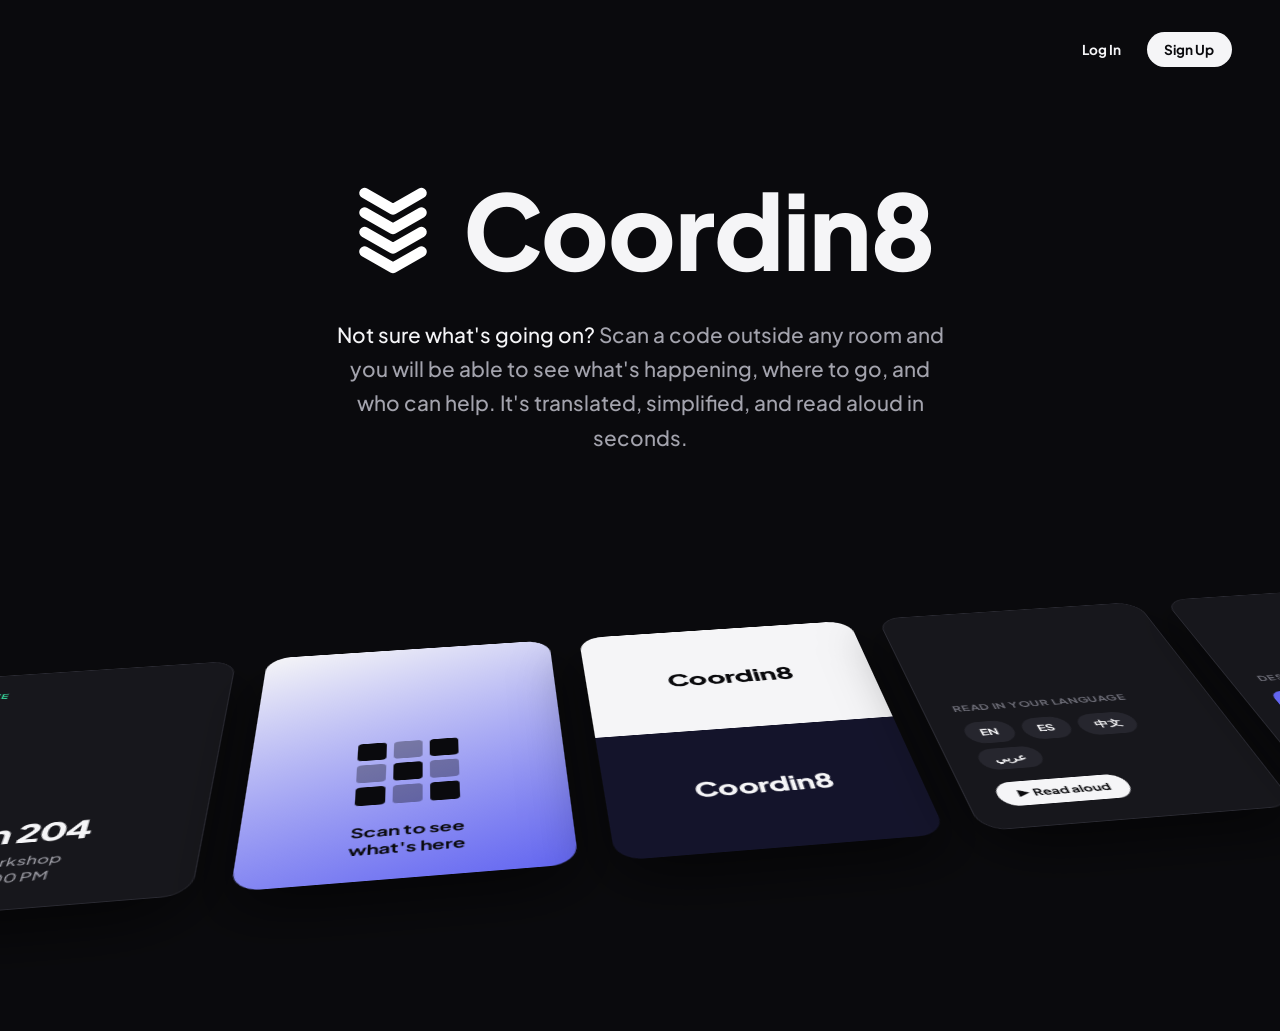
<file: index.html>
<!DOCTYPE html>
<html lang="en">
<head>
  <meta charset="UTF-8">
  <meta name="viewport" content="width=device-width, initial-scale=1.0">
  <title>Coordin8</title>
  <link rel="preconnect" href="https://fonts.googleapis.com">
  <link rel="preconnect" href="https://fonts.gstatic.com" crossorigin>
  <link href="https://fonts.googleapis.com/css2?family=Plus+Jakarta+Sans:wght@500;600;700;800&display=swap" rel="stylesheet">
  <link rel="stylesheet" href="style.css">
</head>
<body>

  <header class="site-header">
    <nav class="header-nav">
      <a href="app.html?tab=login" class="header-link">Log In</a>
      <a href="app.html?tab=signup" class="header-link header-link--filled">Sign Up</a>
    </nav>
  </header>

  <main class="hero">
    <div class="hero-content">
      <div class="brandmark brandmark--hero">
        <svg class="brandmark-icon" viewBox="0 0 100 118" xmlns="http://www.w3.org/2000/svg" fill="none">
          <path d="M15 16L50 36L85 16" stroke="white" stroke-width="13" stroke-linecap="round" stroke-linejoin="round"/>
          <path d="M15 40L50 60L85 40" stroke="white" stroke-width="13" stroke-linecap="round" stroke-linejoin="round"/>
          <path d="M15 64L50 84L85 64" stroke="white" stroke-width="13" stroke-linecap="round" stroke-linejoin="round"/>
          <path d="M15 88L50 108L85 88" stroke="white" stroke-width="13" stroke-linecap="round" stroke-linejoin="round"/>
        </svg>
        Coordin8
      </div>
      <p class="tagline">
        <span class="tagline-lead">Not sure what's going on?</span>
        Scan a code outside any room and you will be able to see what's happening,
        where to go, and who can help. It's translated, simplified, and read aloud
        in seconds.
      </p>
    </div>
  </main>

  <section class="marquee-viewport">
    <div class="marquee-track">

      <div class="card card--room">
        <span class="dot">&#9679; LIVE</span>
        <h3>Room 204</h3>
        <p>Robotics Workshop<br>Open until 3:00 PM</p>
      </div>

      <div class="card card--scan">
        <div class="qr-mark">
          <span></span><span></span><span></span><span></span>
          <span></span><span></span><span></span><span></span>
          <span></span>
        </div>
        <p>Scan to see<br>what's here</p>
      </div>

      <div class="card card--brand">
        <div class="card--brand-top">Coordin8</div>
        <div class="card--brand-bottom">Coordin8</div>
      </div>

      <div class="card card--lang">
        <p class="label">Read in your language</p>
        <div class="chips">
          <span>EN</span><span>ES</span><span>中文</span><span>عربي</span>
        </div>
        <span class="play">&#9654; Read aloud</span>
      </div>

      <div class="card card--system">
        <p class="label">Design system</p>
        <div class="swatches">
          <div class="swatch swatch--brand">Signal</div>
          <div class="swatch swatch--ink">Ink</div>
          <div class="swatch swatch--mist">Mist</div>
        </div>
        <span class="type-sample">Aa</span>
      </div>

      <!-- duplicate set for seamless loop -->
      <div class="card card--room">
        <span class="dot">&#9679; LIVE</span>
        <h3>Room 204</h3>
        <p>Robotics Workshop<br>Open until 3:00 PM</p>
      </div>

      <div class="card card--scan">
        <div class="qr-mark">
          <span></span><span></span><span></span><span></span>
          <span></span><span></span><span></span><span></span>
          <span></span>
        </div>
        <p>Scan to see<br>what's here</p>
      </div>

      <div class="card card--brand">
        <div class="card--brand-top">Coordin8</div>
        <div class="card--brand-bottom">Coordin8</div>
      </div>

      <div class="card card--lang">
        <p class="label">Read in your language</p>
        <div class="chips">
          <span>EN</span><span>ES</span><span>中文</span><span>عربي</span>
        </div>
        <span class="play">&#9654; Read aloud</span>
      </div>

      <div class="card card--system">
        <p class="label">Design system</p>
        <div class="swatches">
          <div class="swatch swatch--brand">Signal</div>
          <div class="swatch swatch--ink">Ink</div>
          <div class="swatch swatch--mist">Mist</div>
        </div>
        <span class="type-sample">Aa</span>
      </div>

    </div>
  </section>

</body>
</html>
</file>
<file: style.css>
* {
  margin: 0;
  padding: 0;
  box-sizing: border-box;
  -webkit-tap-highlight-color: transparent;
  scrollbar-width: none;
  -ms-overflow-style: none;
}

*::-webkit-scrollbar {
  display: none;
}

body {
  font-family: 'Plus Jakarta Sans', -apple-system, BlinkMacSystemFont, sans-serif;
  background: #0a0a0d;
  color: #f5f5f7;
  overflow-x: hidden;
}

button, a, input, textarea, select, [tabindex] {
  outline: none;
}

button:focus,
button:focus-visible,
a:focus,
a:focus-visible {
  outline: none;
  box-shadow: none;
}

/* ---------- header ---------- */

.site-header {
  display: flex;
  align-items: center;
  justify-content: flex-end;
  padding: 2rem 3rem 0;
}

.brandmark {
  display: flex;
  align-items: center;
  gap: 0.55rem;
  font-weight: 800;
  font-size: 1.1rem;
  letter-spacing: -0.01em;
}

.brandmark--hero {
  justify-content: center;
  font-size: clamp(3rem, 9vw, 6.5rem);
  gap: clamp(0.7rem, 1.8vw, 1.4rem);
  margin-bottom: 1.5rem;
}

.brandmark--hero .brandmark-icon {
  width: clamp(52px, 8vw, 96px);
  height: clamp(52px, 8vw, 96px);
  gap: clamp(4px, 0.8vw, 8px);
}

.brandmark--hero .brandmark-icon span {
  border-radius: clamp(6px, 1vw, 12px);
}

.brandmark-icon {
  display: grid;
  grid-template-columns: 1fr 1fr;
  grid-template-rows: 1fr 1fr;
  gap: 3px;
  width: 20px;
  height: 20px;
}

.brandmark-icon span {
  background: linear-gradient(135deg, #f5f5f7, #6366f1);
  border-radius: 3px;
}

.brandmark-icon span:nth-child(3) { opacity: 0.6; }

.header-nav {
  display: flex;
  align-items: center;
  gap: 0.5rem;
}

.header-link {
  font-family: inherit;
  font-weight: 700;
  font-size: 0.85rem;
  text-decoration: none;
  color: #f5f5f7;
  padding: 0.55rem 1.1rem;
  border-radius: 999px;
  transition: background 0.15s ease, transform 0.15s ease;
}

.header-link:hover {
  background: #1c1c23;
}

.header-link--filled {
  background: #f5f5f7;
  color: #0a0a0d;
}

.header-link--filled:hover {
  background: #f5f5f7;
  transform: translateY(-2px);
}

/* ---------- hero ---------- */

.hero {
  display: flex;
  align-items: center;
  justify-content: center;
  text-align: center;
  padding: 6rem 1.5rem 5rem;
}

.hero-content {
  max-width: 780px;
}

h1 {
  font-size: clamp(2.6rem, 6.5vw, 5rem);
  font-weight: 800;
  letter-spacing: -0.035em;
  line-height: 1.04;
  margin-bottom: 1.75rem;
  text-wrap: balance;
}

.tagline {
  font-size: clamp(1.05rem, 1.8vw, 1.3rem);
  font-weight: 500;
  color: #a3a3ad;
  line-height: 1.65;
  max-width: 620px;
  margin: 0 auto;
}

.tagline-lead {
  color: #f5f5f7;
}

.btn.primary {
  padding: 1rem 2.1rem;
  border-radius: 999px;
  border: none;
  background: #f5f5f7;
  color: #0a0a0d;
  font-family: inherit;
  font-weight: 700;
  font-size: 0.82rem;
  letter-spacing: 0.06em;
  cursor: pointer;
  transition: transform 0.15s ease, box-shadow 0.15s ease;
}

.btn.primary:hover {
  transform: translateY(-2px);
  box-shadow: 0 8px 24px rgba(245, 245, 247, 0.15);
}

/* ---------- marquee ---------- */

.marquee-viewport {
  perspective: 1400px;
  overflow: hidden;
  padding: 3rem 0 8rem;
}

.marquee-track {
  display: flex;
  gap: 1.75rem;
  width: max-content;
  transform-style: preserve-3d;
  transform: rotateX(52deg) rotateZ(-7deg);
  transform-origin: center top;
  animation: scroll 26s linear infinite;
}

@keyframes scroll {
  from { transform: rotateX(52deg) rotateZ(-7deg) translateX(0); }
  to   { transform: rotateX(52deg) rotateZ(-7deg) translateX(-50%); }
}

.card {
  flex: 0 0 auto;
  width: 260px;
  height: 320px;
  border-radius: 22px;
  padding: 1.6rem;
  display: flex;
  flex-direction: column;
  justify-content: flex-end;
  box-shadow: 0 30px 60px rgba(0, 0, 0, 0.55);
}

.card--room {
  background: #17171c;
  border: 1px solid #2a2a32;
}

.card--room .dot {
  align-self: flex-start;
  font-size: 0.65rem;
  font-weight: 700;
  letter-spacing: 0.08em;
  color: #34d399;
  margin-bottom: auto;
}

.card--room h3 {
  font-size: 1.9rem;
  font-weight: 800;
  letter-spacing: -0.02em;
  margin-bottom: 0.35rem;
}

.card--room p {
  font-size: 0.85rem;
  color: #9a9aa2;
  font-weight: 500;
  line-height: 1.4;
}

.card--scan {
  background: linear-gradient(160deg, #f5f5f7, #6366f1);
  color: #0a0a0d;
  align-items: center;
  text-align: center;
}

.qr-mark {
  display: grid;
  grid-template-columns: repeat(3, 1fr);
  grid-template-rows: repeat(3, 1fr);
  gap: 6px;
  width: 84px;
  height: 84px;
  margin: 0 auto 1.5rem;
}

.qr-mark span {
  background: #0a0a0d;
  border-radius: 4px;
}

.qr-mark span:nth-child(2),
.qr-mark span:nth-child(4),
.qr-mark span:nth-child(6),
.qr-mark span:nth-child(8) {
  background: rgba(10, 10, 13, 0.35);
}

.card--scan p {
  font-weight: 700;
  font-size: 1rem;
  line-height: 1.3;
}

.card--brand {
  padding: 0;
  border-radius: 22px;
  overflow: hidden;
}

.card--brand-top,
.card--brand-bottom {
  flex: 1;
  display: flex;
  align-items: center;
  justify-content: center;
  font-size: 1.6rem;
  font-weight: 800;
  letter-spacing: -0.02em;
}

.card--brand-top {
  background: #f5f5f7;
  color: #0a0a0d;
}

.card--brand-bottom {
  background: #14142b;
  color: #f5f5f7;
}

.card--lang {
  background: #17171c;
  border: 1px solid #2a2a32;
}

.card--lang .label,
.card--system .label {
  font-size: 0.72rem;
  font-weight: 700;
  color: #6b6b75;
  letter-spacing: 0.04em;
  text-transform: uppercase;
  margin-bottom: 0.9rem;
}

.chips {
  display: flex;
  flex-wrap: wrap;
  gap: 0.5rem;
  margin-bottom: 1.1rem;
}

.chips span {
  background: #26262e;
  border-radius: 999px;
  padding: 0.4rem 0.85rem;
  font-size: 0.78rem;
  font-weight: 700;
}

.play {
  align-self: flex-start;
  background: #f5f5f7;
  color: #0a0a0d;
  border-radius: 999px;
  padding: 0.5rem 1rem;
  font-size: 0.75rem;
  font-weight: 700;
}

.card--system {
  background: #17171c;
  border: 1px solid #2a2a32;
}

.swatches {
  display: flex;
  gap: 0.5rem;
  margin-bottom: 1rem;
}

.swatch {
  flex: 1;
  height: 64px;
  border-radius: 10px;
  display: flex;
  align-items: flex-end;
  padding: 0.4rem;
  font-size: 0.6rem;
  font-weight: 700;
}

.swatch--brand { background: #6366f1; }
.swatch--ink { background: #0a0a0d; border: 1px solid #2a2a32; }
.swatch--mist { background: #a3a3ad; color: #0a0a0d; }

.type-sample {
  font-size: 2.4rem;
  font-weight: 800;
}

@media (max-width: 640px) {
  .card { width: 200px; height: 260px; }
}
</file>
